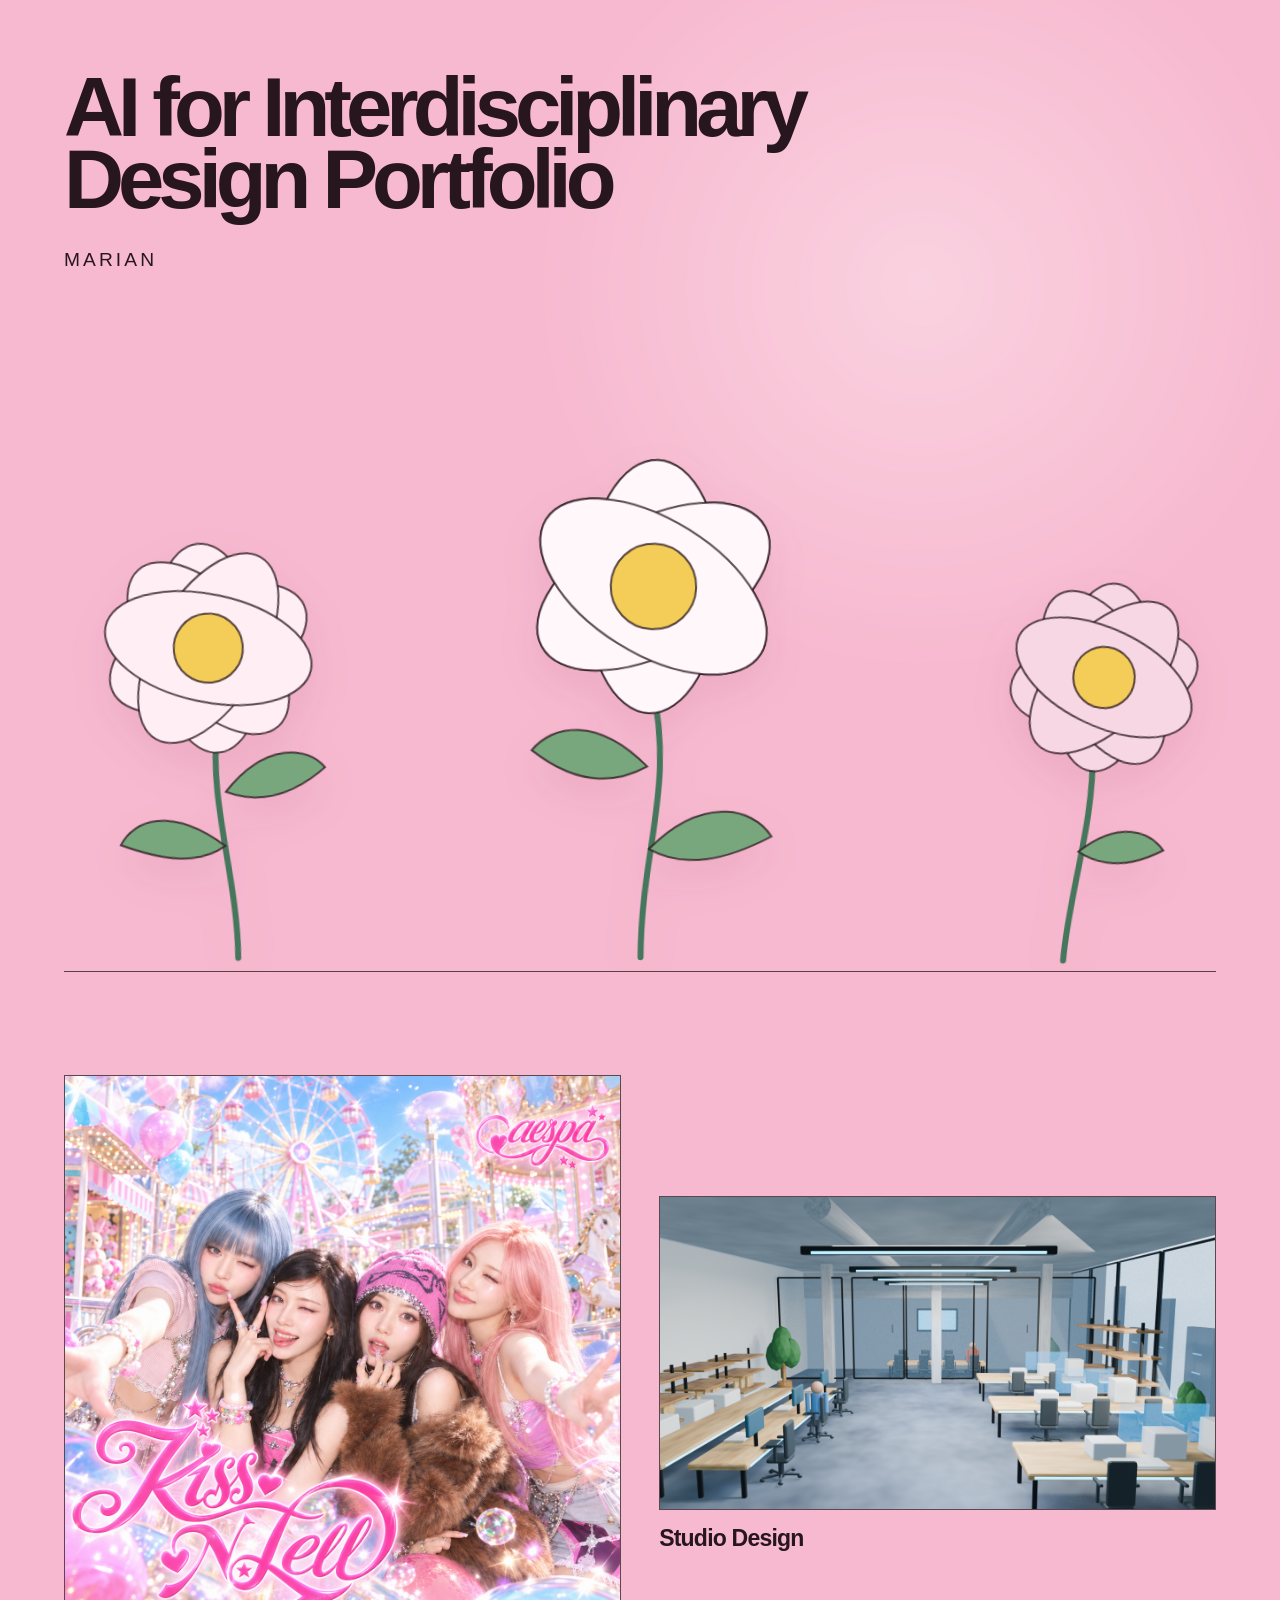
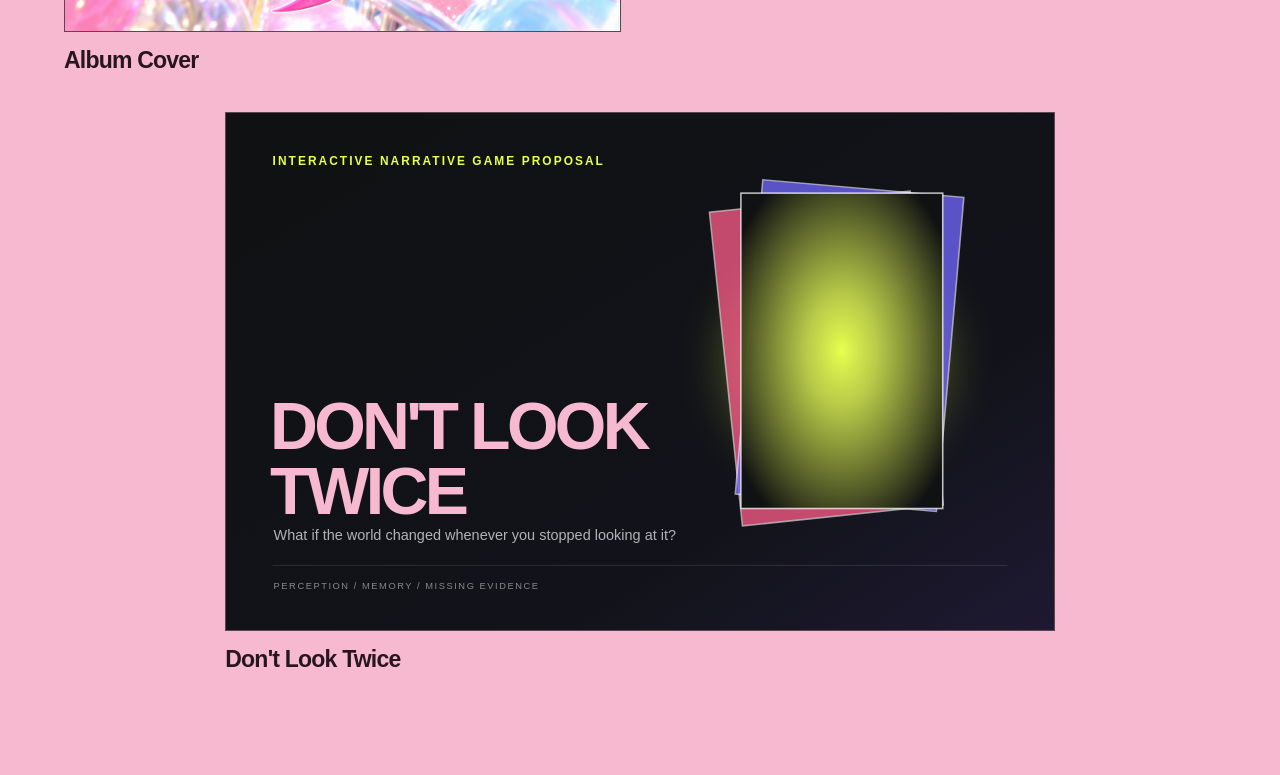
<file: index.html>
<!doctype html>
<html lang="en">
  <head>
    <meta charset="UTF-8" />
    <meta name="viewport" content="width=device-width, initial-scale=1.0" />
    <meta name="description" content="A portfolio of selected creative work." />
    <title>AI for Interdisciplinary Design Portfolio — Marian</title>
    <link rel="stylesheet" href="styles.css" />
  </head>
  <body>
    <main>
      <section class="hero page-shell" aria-labelledby="page-title">
        <header class="hero__header">
          <h1 id="page-title">AI for Interdisciplinary Design Portfolio</h1>
          <p class="hero__name">Marian</p>
        </header>

        <div class="flower-field" aria-label="Interactive flower garden" role="group">
          <svg class="flower flower--one" viewBox="0 0 260 360" role="button" tabindex="0" aria-label="Grow a new flower">
            <path class="stem" d="M128 348C134 286 118 226 130 169" />
            <path class="leaf" d="M127 260C89 225 58 232 46 251C77 266 104 273 127 260Z" />
            <path class="leaf" d="M132 218C166 183 199 189 211 207C184 226 158 231 132 218Z" />
            <g class="bloom">
              <ellipse cx="130" cy="105" rx="42" ry="82" />
              <ellipse cx="130" cy="105" rx="42" ry="82" transform="rotate(72 130 105)" />
              <ellipse cx="130" cy="105" rx="42" ry="82" transform="rotate(144 130 105)" />
              <ellipse cx="130" cy="105" rx="42" ry="82" transform="rotate(216 130 105)" />
              <ellipse cx="130" cy="105" rx="42" ry="82" transform="rotate(288 130 105)" />
              <circle class="flower-core" cx="130" cy="105" r="27" />
            </g>
          </svg>

          <svg class="flower flower--two" viewBox="0 0 260 360" role="button" tabindex="0" aria-label="Grow a new flower">
            <path class="stem" d="M130 350C128 278 149 238 131 170" />
            <path class="leaf" d="M133 279C165 244 199 248 213 268C183 285 157 291 133 279Z" />
            <path class="leaf" d="M130 225C96 193 67 200 54 217C80 236 105 240 130 225Z" />
            <g class="bloom">
              <ellipse cx="130" cy="107" rx="44" ry="83" />
              <ellipse cx="130" cy="107" rx="44" ry="83" transform="rotate(60 130 107)" />
              <ellipse cx="130" cy="107" rx="44" ry="83" transform="rotate(120 130 107)" />
              <ellipse cx="130" cy="107" rx="44" ry="83" transform="rotate(180 130 107)" />
              <ellipse cx="130" cy="107" rx="44" ry="83" transform="rotate(240 130 107)" />
              <ellipse cx="130" cy="107" rx="44" ry="83" transform="rotate(300 130 107)" />
              <circle class="flower-core" cx="130" cy="107" r="28" />
            </g>
          </svg>

          <svg class="flower flower--three" viewBox="0 0 260 360" role="button" tabindex="0" aria-label="Grow a new flower">
            <path class="stem" d="M129 350C126 292 139 229 129 171" />
            <path class="leaf" d="M129 257C159 226 186 231 200 246C176 263 152 268 129 257Z" />
            <g class="bloom">
              <ellipse cx="130" cy="108" rx="41" ry="80" />
              <ellipse cx="130" cy="108" rx="41" ry="80" transform="rotate(72 130 108)" />
              <ellipse cx="130" cy="108" rx="41" ry="80" transform="rotate(144 130 108)" />
              <ellipse cx="130" cy="108" rx="41" ry="80" transform="rotate(216 130 108)" />
              <ellipse cx="130" cy="108" rx="41" ry="80" transform="rotate(288 130 108)" />
              <circle class="flower-core" cx="130" cy="108" r="26" />
            </g>
          </svg>
        </div>
      </section>

      <section class="projects page-shell" aria-label="Selected projects">
        <article class="project-card">
          <div class="project-card__visual project-card__visual--cover">
            <a class="project-card__main-link" href="album-cover.html" aria-label="View the Album Cover project">
              <img class="project-card__main" src="assets/album-cover.png" alt="Finished pink album cover artwork" />
            </a>
          </div>
          <h2>Album Cover</h2>
        </article>

        <article class="project-card">
          <div class="project-card__visual project-card__visual--studio">
            <a class="project-card__main-link" href="studio-design.html" aria-label="View the Studio Design project">
              <img class="project-card__main" src="assets/studio-after.png" alt="Finished digital studio interior" />
            </a>
          </div>
          <h2>Studio Design</h2>
        </article>

        <article class="project-card">
          <div class="project-card__visual project-card__visual--game">
            <a class="project-card__main-link" href="game-proposal.html" aria-label="View the Don't Look Twice playable game project">
              <img class="project-card__main" src="assets/game-proposal.svg" alt="Don't Look Twice game artwork with layered afterimage doorways" />
            </a>
          </div>
          <h2>Don't Look Twice</h2>
        </article>
      </section>
    </main>
    <script src="script.js"></script>
  </body>
</html>
</file>
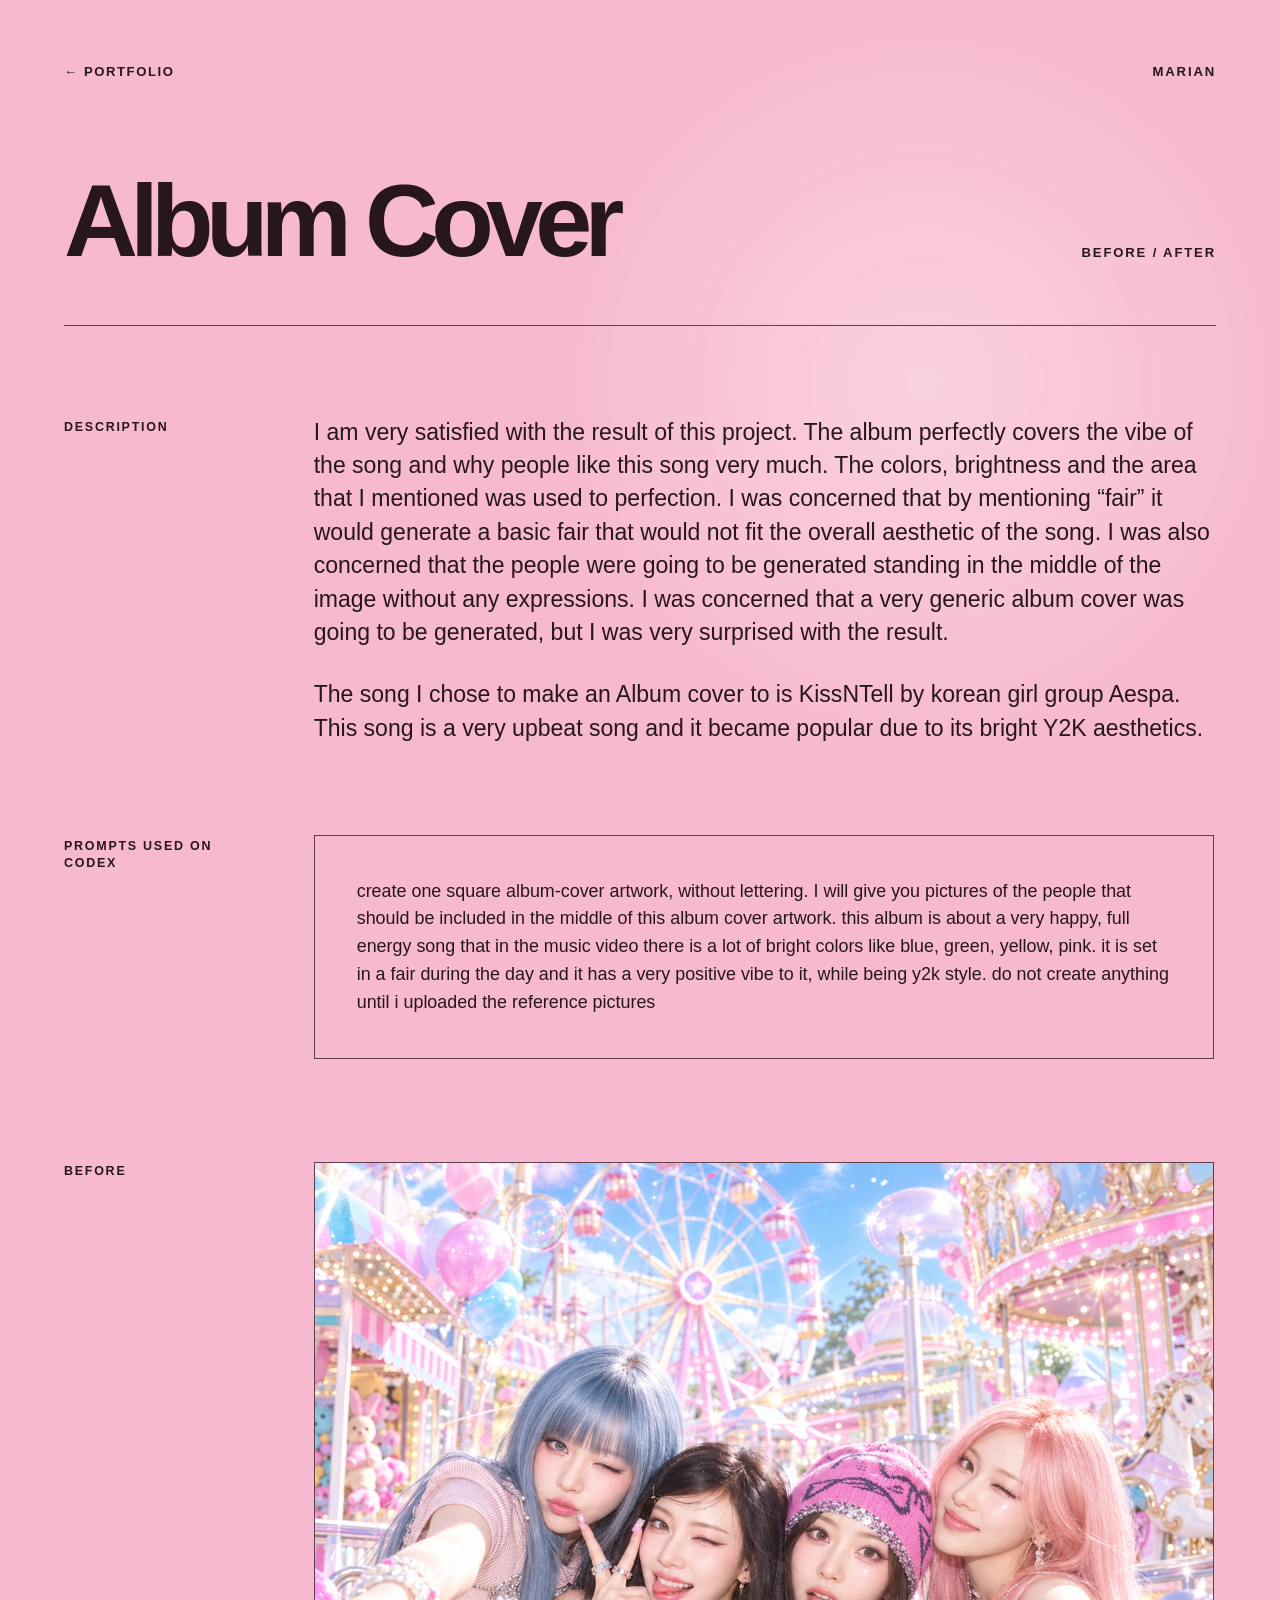
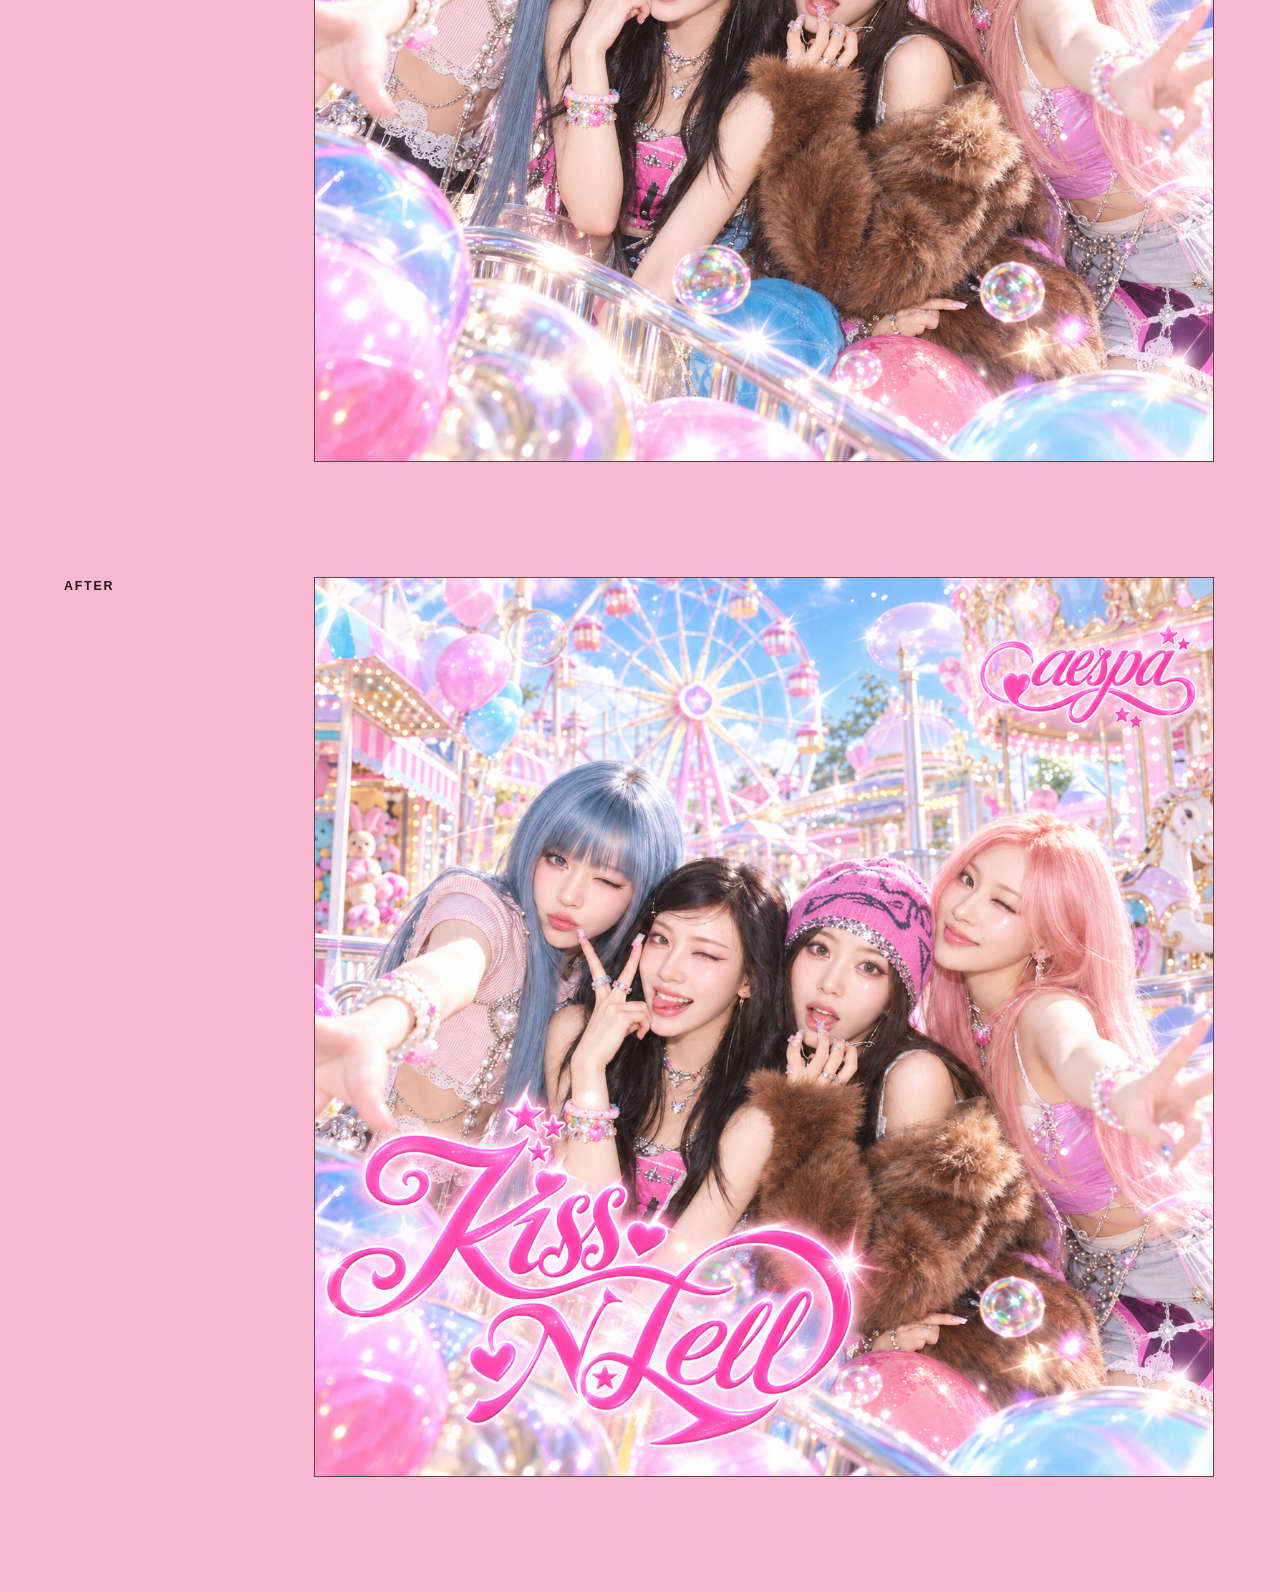
<file: album-cover.html>
<!doctype html>
<html lang="en">
  <head>
    <meta charset="UTF-8" />
    <meta name="viewport" content="width=device-width, initial-scale=1.0" />
    <title>Album Cover — Marian</title>
    <link rel="stylesheet" href="project.css" />
  </head>
  <body>
    <main class="project-page">
      <nav class="project-nav" aria-label="Project navigation">
        <a href="index.html">← Portfolio</a>
        <p>Marian</p>
      </nav>
      <header class="project-header">
        <h1>Album Cover</h1>
        <p>Before / After</p>
      </header>

      <section class="project-copy" aria-label="Album cover project description">
        <div class="project-copy__label">Description</div>
        <div class="project-copy__body">
          <p>I am very satisfied with the result of this project. The album perfectly covers the vibe of the song and why people like this song very much. The colors, brightness and the area that I mentioned was used to perfection. I was concerned that by mentioning “fair” it would generate a basic fair that would not fit the overall aesthetic of the song. I was also concerned that the people were going to be generated standing in the middle of the image without any expressions. I was concerned that a very generic album cover was going to be generated, but I was very surprised with the result.</p>
          <p>The song I chose to make an Album cover to is KissNTell by korean girl group Aespa. This song is a very upbeat song and it became popular due to its bright Y2K aesthetics.</p>
        </div>
      </section>

      <section class="project-prompt" aria-labelledby="prompt-heading">
        <h2 id="prompt-heading">Prompts used on Codex</h2>
        <blockquote>create one square album-cover artwork, without lettering. I will give you pictures of the people that should be included in the middle of this album cover artwork. this album is about a very happy, full energy song that in the music video there is a lot of bright colors like blue, green, yellow, pink. it is set in a fair during the day and it has a very positive vibe to it, while being y2k style. do not create anything until i uploaded the reference pictures</blockquote>
      </section>

      <section class="project-sequence" aria-label="Album cover process">
        <figure class="project-step project-step--square">
          <figcaption class="project-step__label">Before</figcaption>
          <img class="project-step__image" src="assets/album-before.png" alt="Album cover before typography was added" />
        </figure>
        <figure class="project-step project-step--square">
          <figcaption class="project-step__label">After</figcaption>
          <img class="project-step__image" src="assets/album-cover.png" alt="Finished pink album cover artwork" />
        </figure>
      </section>
    </main>
  </body>
</html>
</file>
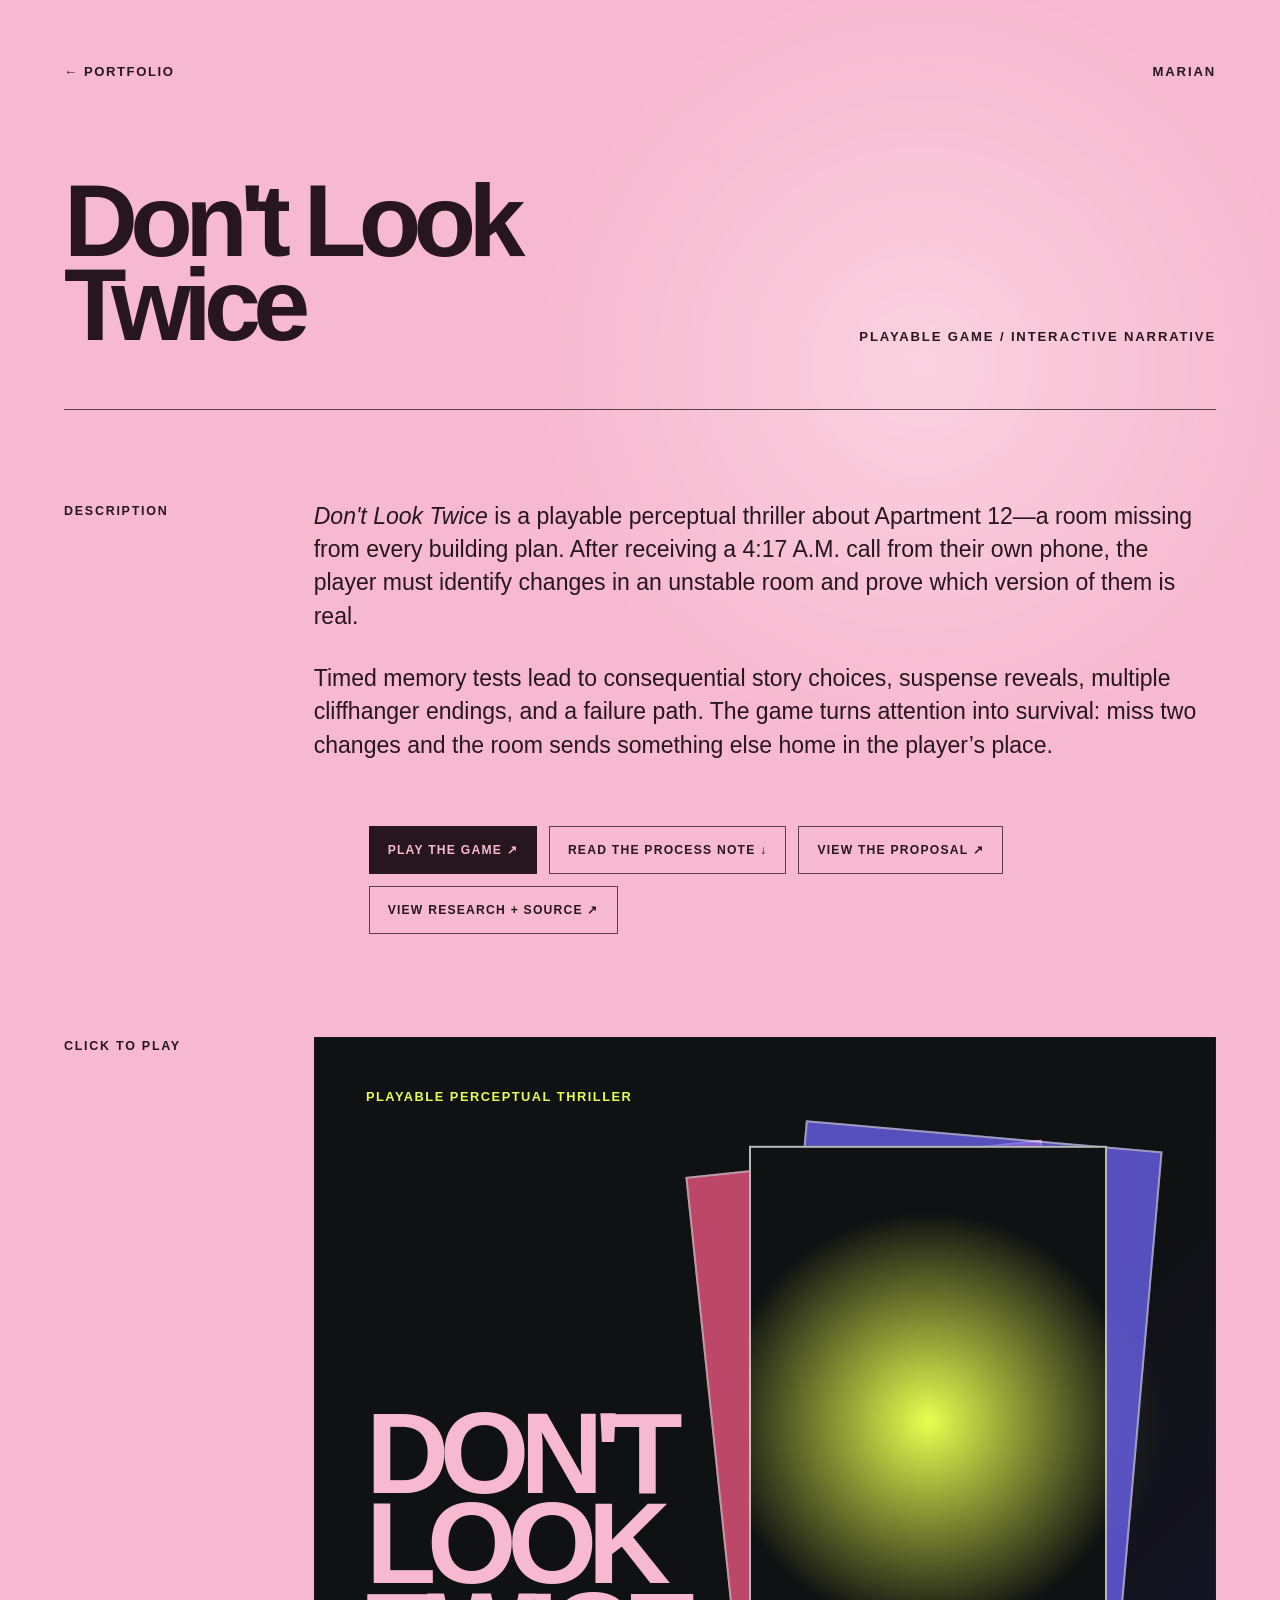
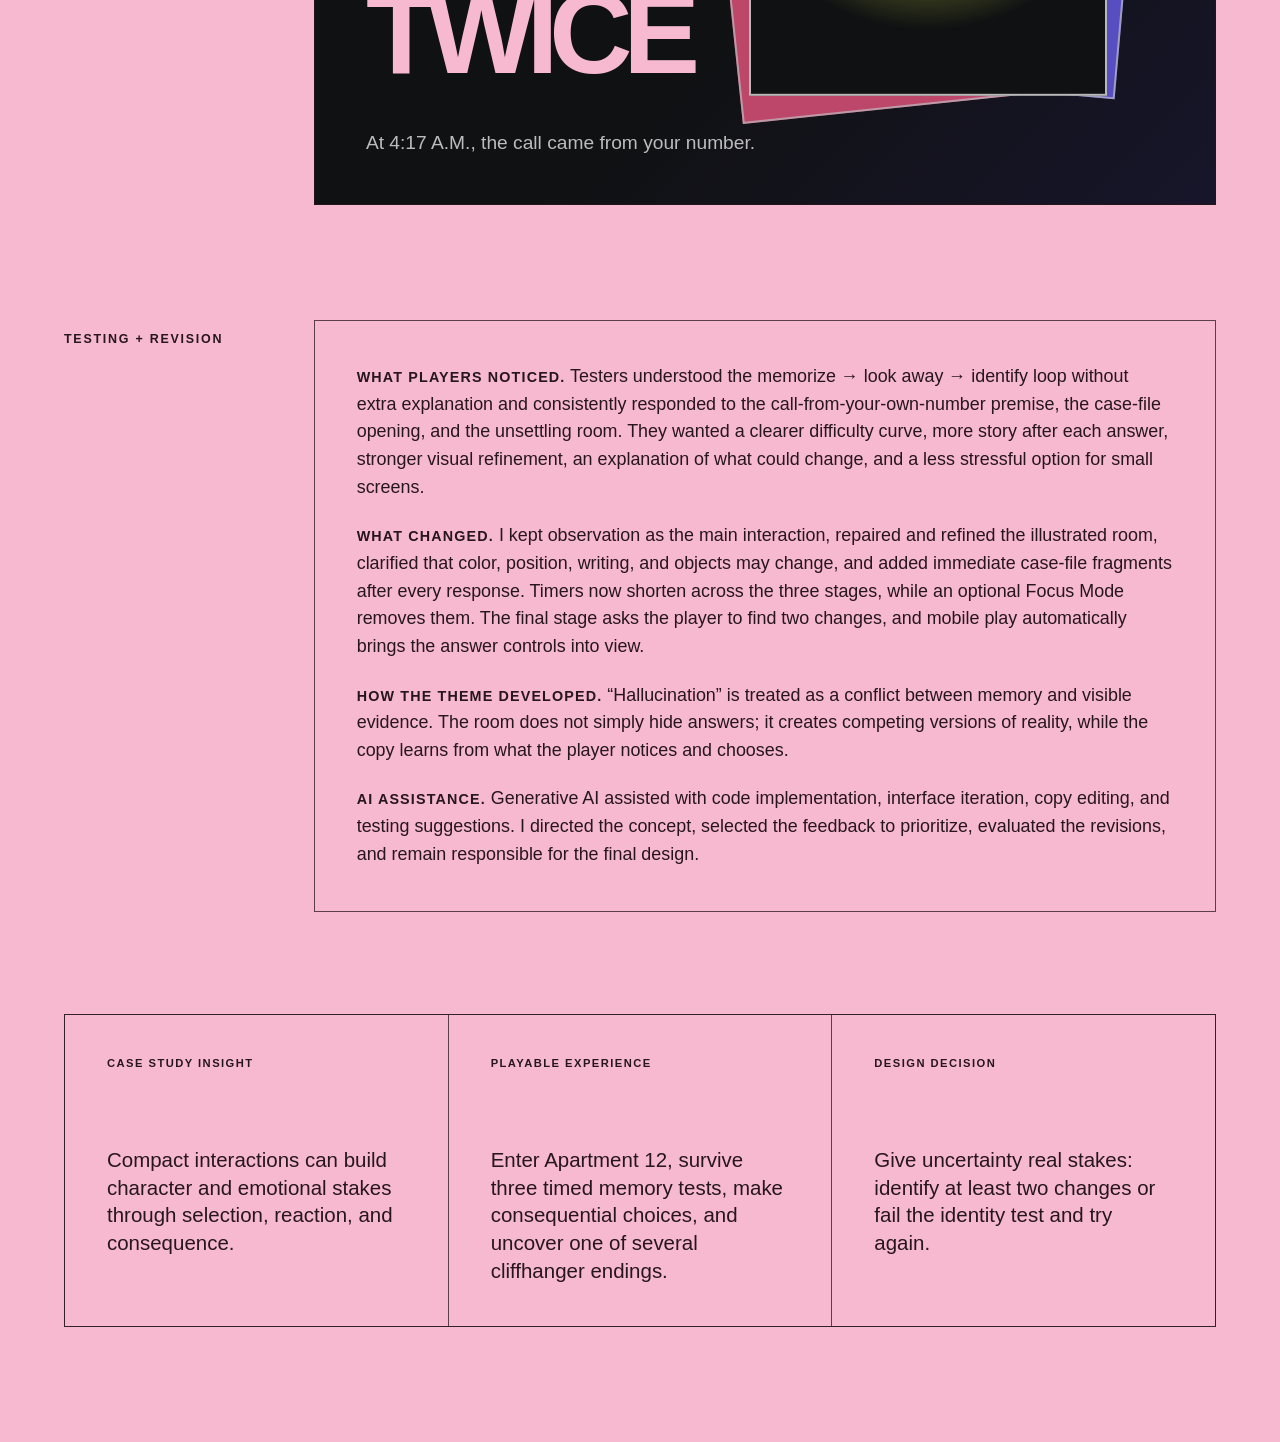
<file: game-proposal.html>
<!doctype html>
<html lang="en">
  <head>
    <meta charset="UTF-8" />
    <meta name="viewport" content="width=device-width, initial-scale=1.0" />
    <meta name="description" content="Don't Look Twice, a playable interactive narrative game by Marian." />
    <title>Don't Look Twice — Marian</title>
    <link rel="stylesheet" href="project.css?v=20261120" />
  </head>
  <body>
    <main class="project-page">
      <nav class="project-nav" aria-label="Project navigation">
        <a href="index.html">← Portfolio</a>
        <p>Marian</p>
      </nav>

      <header class="project-header">
        <h1>Don't Look Twice</h1>
        <p>Playable Game / Interactive Narrative</p>
      </header>

      <section class="project-copy" aria-label="Game proposal description">
        <div class="project-copy__label">Description</div>
        <div class="project-copy__body">
          <p><em>Don't Look Twice</em> is a playable perceptual thriller about Apartment 12—a room missing from every building plan. After receiving a 4:17 A.M. call from their own phone, the player must identify changes in an unstable room and prove which version of them is real.</p>
          <p>Timed memory tests lead to consequential story choices, suspense reveals, multiple cliffhanger endings, and a failure path. The game turns attention into survival: miss two changes and the room sends something else home in the player’s place.</p>
        </div>
      </section>

      <div class="project-actions" aria-label="Game proposal links">
        <a class="project-action project-action--primary" href="https://mhicksbu-oss.github.io/hallucination-game-proposal/game/" target="_blank" rel="noreferrer">Play the game ↗</a>
        <a class="project-action" href="#process-note">Read the process note ↓</a>
        <a class="project-action" href="https://mhicksbu-oss.github.io/hallucination-game-proposal/" target="_blank" rel="noreferrer">View the proposal ↗</a>
        <a class="project-action" href="https://github.com/mhicksbu-oss/hallucination-game-proposal" target="_blank" rel="noreferrer">View research + source ↗</a>
      </div>

      <section class="project-sequence" aria-label="Game proposal process">
        <figure class="project-step project-step--wide">
          <figcaption class="project-step__label">Click to play</figcaption>
          <a class="game-preview-link" href="https://mhicksbu-oss.github.io/hallucination-game-proposal/game/" target="_blank" rel="noreferrer" aria-label="Play the finished Don't Look Twice game">
            <div class="game-preview" role="img" aria-label="Don't Look Twice proposal graphic showing layered misaligned doorways">
              <span class="game-preview__eyebrow">Playable perceptual thriller</span>
              <h2>DON'T LOOK TWICE</h2>
              <p class="game-preview__question">At 4:17 A.M., the call came from your number.</p>
              <span class="game-preview__door game-preview__door--pink"></span>
              <span class="game-preview__door game-preview__door--violet"></span>
              <span class="game-preview__door game-preview__door--front"></span>
            </div>
          </a>
        </figure>

        <section id="process-note" class="project-step project-step--prompt" aria-label="Testing and revision process note">
          <h2 class="project-step__label">Testing + revision</h2>
          <div class="project-step__prompt process-note">
            <p><strong>What players noticed.</strong> Testers understood the memorize → look away → identify loop without extra explanation and consistently responded to the call-from-your-own-number premise, the case-file opening, and the unsettling room. They wanted a clearer difficulty curve, more story after each answer, stronger visual refinement, an explanation of what could change, and a less stressful option for small screens.</p>
            <p><strong>What changed.</strong> I kept observation as the main interaction, repaired and refined the illustrated room, clarified that color, position, writing, and objects may change, and added immediate case-file fragments after every response. Timers now shorten across the three stages, while an optional Focus Mode removes them. The final stage asks the player to find two changes, and mobile play automatically brings the answer controls into view.</p>
            <p><strong>How the theme developed.</strong> “Hallucination” is treated as a conflict between memory and visible evidence. The room does not simply hide answers; it creates competing versions of reality, while the copy learns from what the player notices and chooses.</p>
            <p><strong>AI assistance.</strong> Generative AI assisted with code implementation, interface iteration, copy editing, and testing suggestions. I directed the concept, selected the feedback to prioritize, evaluated the revisions, and remain responsible for the final design.</p>
          </div>
        </section>
      </section>

      <section class="project-facts" aria-label="Game proposal design decisions">
        <article class="project-fact">
          <span>Case study insight</span>
          <p>Compact interactions can build character and emotional stakes through selection, reaction, and consequence.</p>
        </article>
        <article class="project-fact">
          <span>Playable experience</span>
          <p>Enter Apartment 12, survive three timed memory tests, make consequential choices, and uncover one of several cliffhanger endings.</p>
        </article>
        <article class="project-fact">
          <span>Design decision</span>
          <p>Give uncertainty real stakes: identify at least two changes or fail the identity test and try again.</p>
        </article>
      </section>
    </main>
  </body>
</html>
</file>
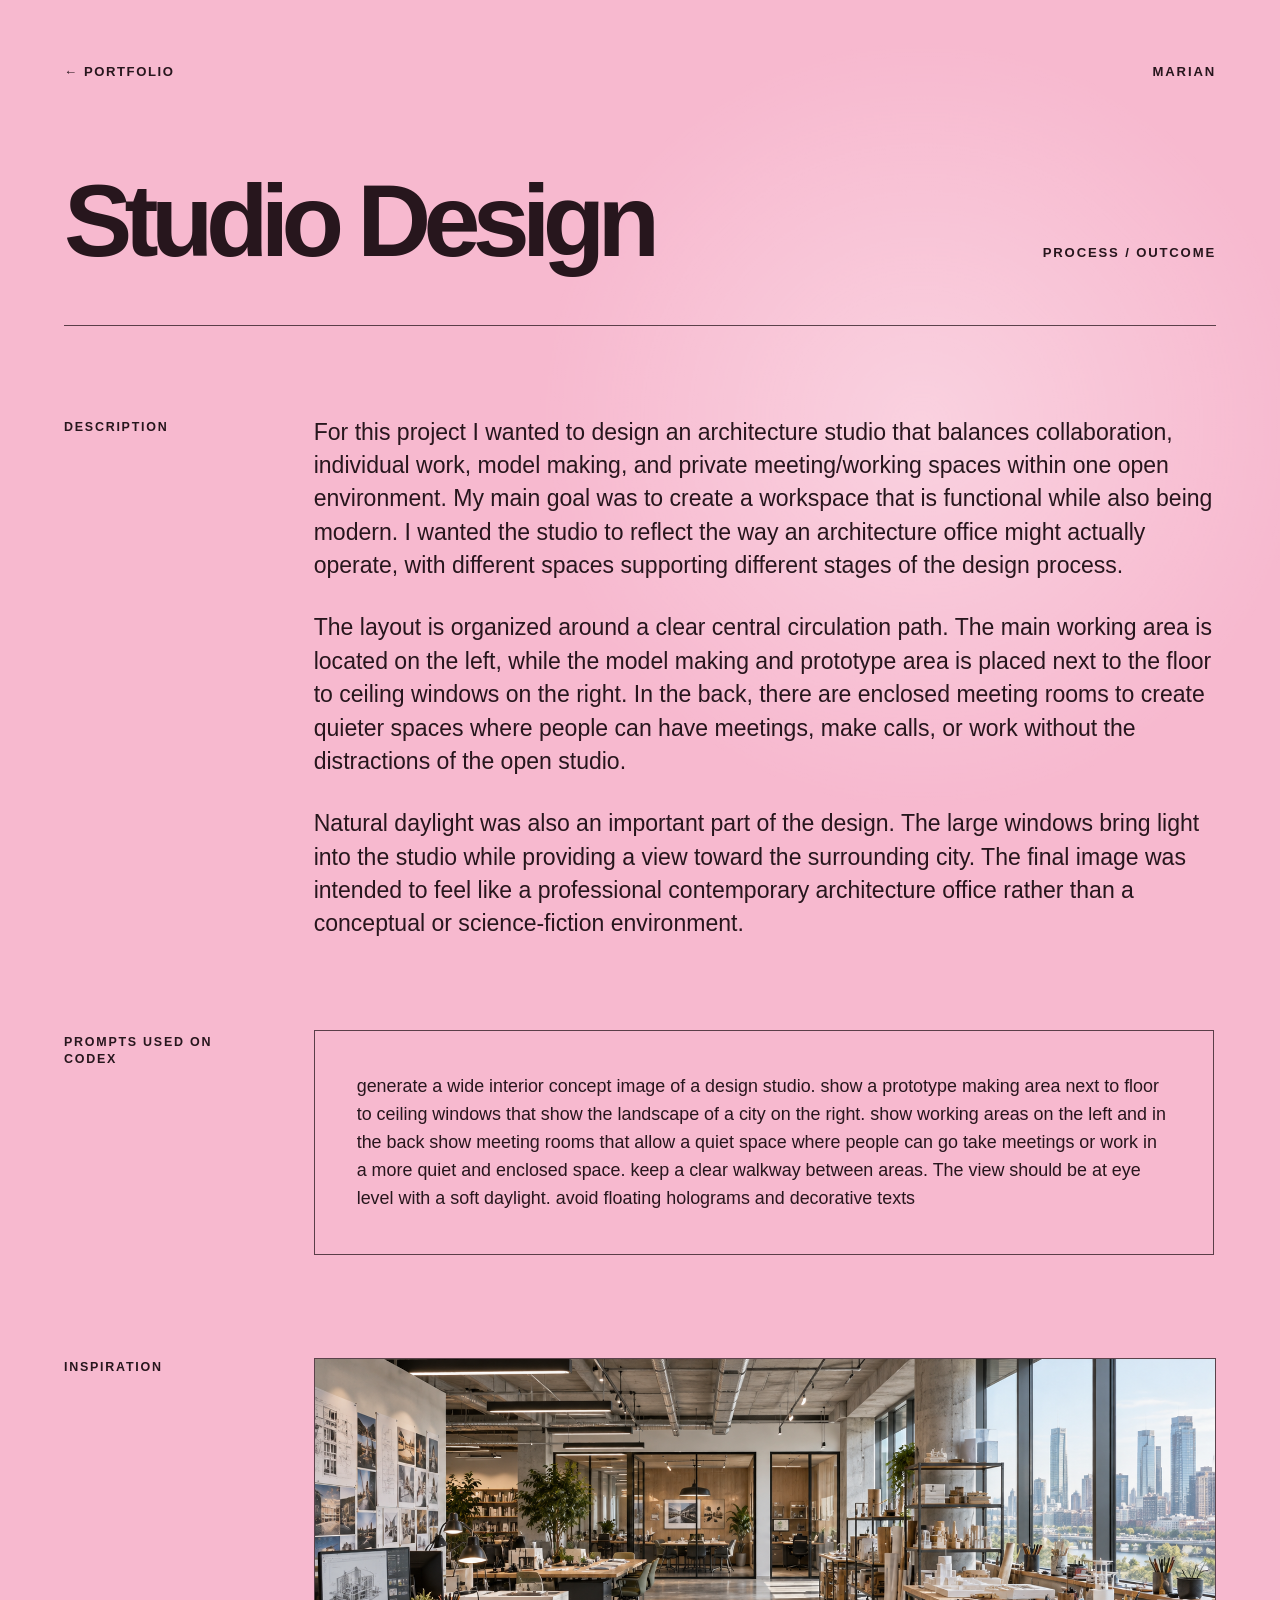
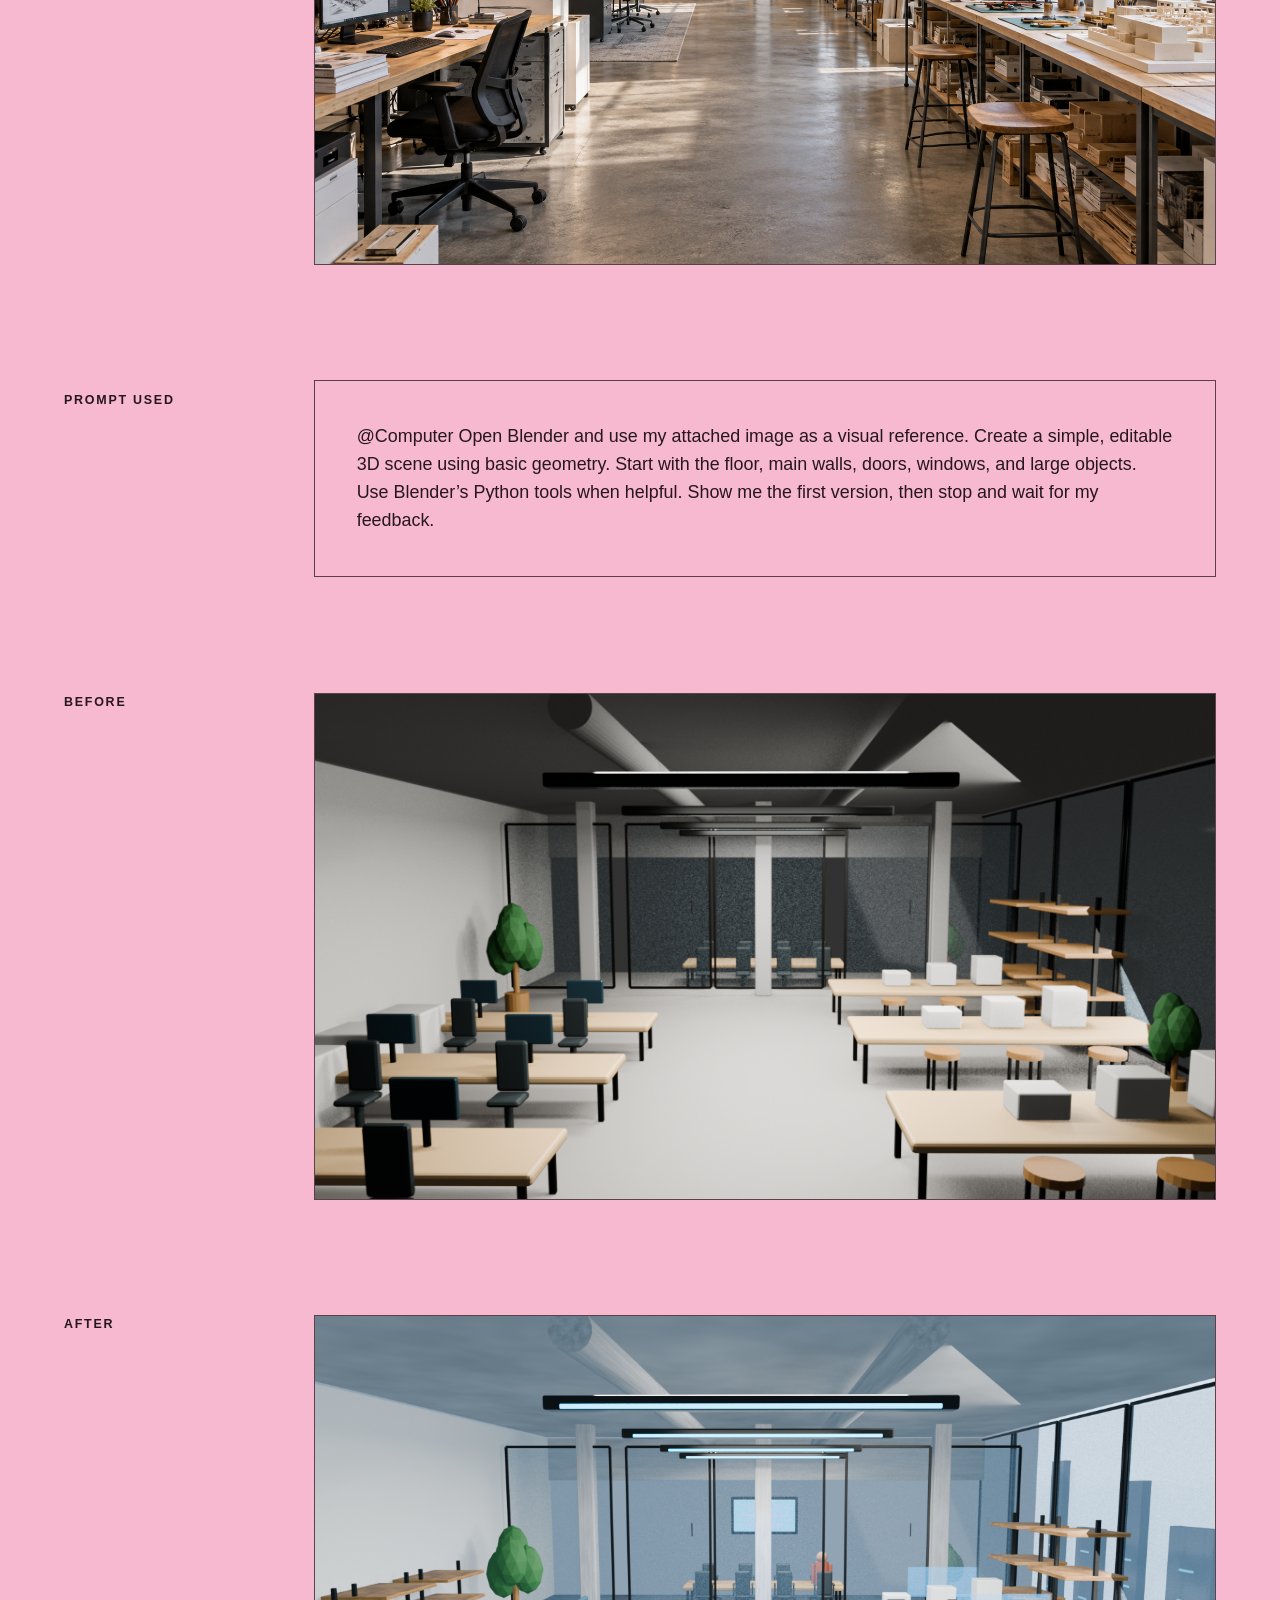
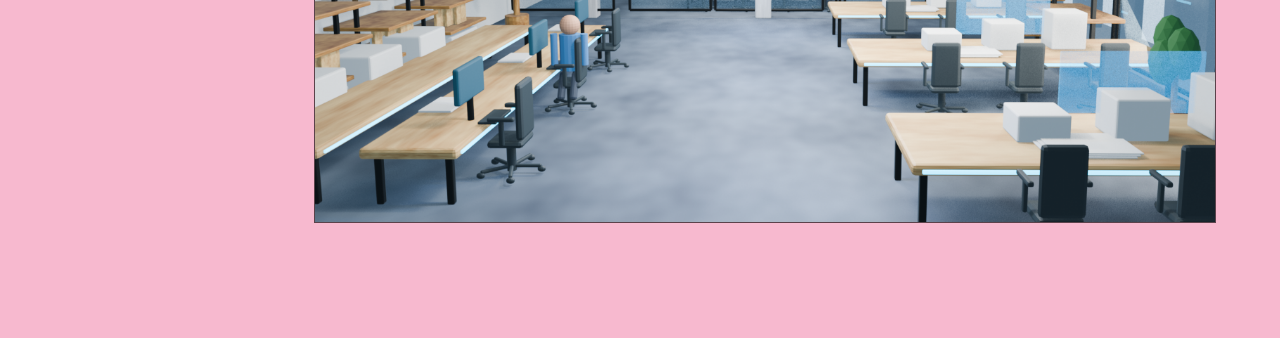
<file: studio-design.html>
<!doctype html>
<html lang="en">
  <head>
    <meta charset="UTF-8" />
    <meta name="viewport" content="width=device-width, initial-scale=1.0" />
    <title>Studio Design — Marian</title>
    <link rel="stylesheet" href="project.css" />
  </head>
  <body>
    <main class="project-page">
      <nav class="project-nav" aria-label="Project navigation">
        <a href="index.html">← Portfolio</a>
        <p>Marian</p>
      </nav>
      <header class="project-header">
        <h1>Studio Design</h1>
        <p>Process / Outcome</p>
      </header>

      <section class="project-copy" aria-label="Studio design project description">
        <div class="project-copy__label">Description</div>
        <div class="project-copy__body">
          <p>For this project I wanted to design an architecture studio that balances collaboration, individual work, model making, and private meeting/working spaces within one open environment. My main goal was to create a workspace that is functional while also being modern. I wanted the studio to reflect the way an architecture office might actually operate, with different spaces supporting different stages of the design process.</p>
          <p>The layout is organized around a clear central circulation path. The main working area is located on the left, while the model making and prototype area is placed next to the floor to ceiling windows on the right. In the back, there are enclosed meeting rooms to create quieter spaces where people can have meetings, make calls, or work without the distractions of the open studio.</p>
          <p>Natural daylight was also an important part of the design. The large windows bring light into the studio while providing a view toward the surrounding city. The final image was intended to feel like a professional contemporary architecture office rather than a conceptual or science-fiction environment.</p>
        </div>
      </section>

      <section class="project-prompt" aria-labelledby="studio-prompt-heading">
        <h2 id="studio-prompt-heading">Prompts used on Codex</h2>
        <blockquote>generate a wide interior concept image of a design studio. show a prototype making area next to floor to ceiling windows that show the landscape of a city on the right. show working areas on the left and in the back show meeting rooms that allow a quiet space where people can go take meetings or work in a more quiet and enclosed space. keep a clear walkway between areas. The view should be at eye level with a soft daylight. avoid floating holograms and decorative texts</blockquote>
      </section>

      <section class="project-sequence" aria-label="Studio design process">
        <figure class="project-step project-step--wide">
          <figcaption class="project-step__label">Inspiration</figcaption>
          <img class="project-step__image" src="assets/studio-inspiration.png" alt="Architectural studio used as design inspiration" />
        </figure>

        <section class="project-step project-step--prompt" aria-label="Blender prompt">
          <h2 class="project-step__label">Prompt used</h2>
          <blockquote class="project-step__prompt">@Computer Open Blender and use my attached image as a visual reference. Create a simple, editable 3D scene using basic geometry. Start with the floor, main walls, doors, windows, and large objects. Use Blender’s Python tools when helpful. Show me the first version, then stop and wait for my feedback.</blockquote>
        </section>

        <figure class="project-step project-step--wide">
          <figcaption class="project-step__label">Before</figcaption>
          <img class="project-step__image" src="assets/studio-before.png" alt="Earlier digital studio design" />
        </figure>
        <figure class="project-step project-step--wide">
          <figcaption class="project-step__label">After</figcaption>
          <img class="project-step__image" src="assets/studio-after.png" alt="Finished digital studio interior" />
        </figure>
      </section>
    </main>
  </body>
</html>
</file>
<file: styles.css>
:root {
  --pink: #f7b9cf;
  --pink-light: #ffdce9;
  --petal: #ffeff5;
  --berry: #a52555;
  --green: #46765b;
  --ink: #27161d;
  --line: rgba(39, 22, 29, 0.75);
  --page-margin: clamp(22px, 5vw, 76px);
}

* {
  box-sizing: border-box;
}

html {
  background: var(--pink);
  color: var(--ink);
  font-family: Arial, Helvetica, sans-serif;
}

body {
  margin: 0;
  min-width: 320px;
  background:
    radial-gradient(circle at 72% 12%, rgba(255, 255, 255, 0.35), transparent 24rem),
    var(--pink);
}

img {
  display: block;
  max-width: 100%;
}

.page-shell {
  width: 100%;
  padding-inline: var(--page-margin);
}

.hero {
  min-height: 100svh;
  display: flex;
  flex-direction: column;
  padding-top: clamp(48px, 8vh, 96px);
  overflow: hidden;
}

.hero__header {
  position: relative;
  z-index: 2;
}

h1,
h2,
p {
  margin: 0;
}

h1 {
  max-width: 18ch;
  font-size: clamp(3.6rem, 6.5vw, 6rem);
  font-weight: 800;
  letter-spacing: -0.072em;
  line-height: 0.87;
}

.hero__name {
  margin-top: clamp(18px, 3vw, 32px);
  font-size: clamp(1rem, 1.5vw, 1.35rem);
  font-weight: 500;
  letter-spacing: 0.16em;
  text-transform: uppercase;
}

.flower-field {
  min-height: clamp(390px, 52vw, 680px);
  position: relative;
  flex: 1;
  margin-top: clamp(20px, 4vh, 58px);
  border-bottom: 1px solid var(--line);
}

.flower {
  position: absolute;
  bottom: -1px;
  overflow: visible;
  filter: drop-shadow(0 18px 20px rgba(113, 29, 61, 0.08));
  cursor: pointer;
  transform-origin: 50% 100%;
  transform-box: fill-box;
  -webkit-tap-highlight-color: transparent;
}

.flower:focus-visible {
  outline: 3px solid var(--berry);
  outline-offset: 7px;
  border-radius: 50%;
}

.flower.is-swaying {
  animation: flower-sway 900ms cubic-bezier(0.45, 0, 0.2, 1);
}

.flower--sprout {
  left: var(--sprout-left);
  width: var(--sprout-width);
  transform: translateX(-50%);
  scale: 0;
  z-index: 2;
  animation: flower-grow 900ms cubic-bezier(0.18, 0.8, 0.3, 1.15) forwards;
}

@keyframes flower-sway {
  0%, 100% { rotate: 0deg; }
  22% { rotate: -8deg; }
  48% { rotate: 7deg; }
  72% { rotate: -4deg; }
}

@keyframes flower-grow {
  0% { scale: 0 0; }
  55% { scale: 0.82 1.08; }
  78% { scale: 1.04 0.97; }
  100% { scale: 1 1; }
}

.flower .stem,
.flower .leaf,
.flower .bloom > * {
  stroke: var(--line);
  stroke-width: 2;
  vector-effect: non-scaling-stroke;
}

.flower .stem {
  fill: none;
  stroke: var(--green);
  stroke-width: 6;
  stroke-linecap: round;
}

.flower .leaf {
  fill: #79a77d;
}

.flower .bloom ellipse {
  fill: var(--petal);
}

.flower .flower-core {
  fill: #f3cd58;
}

.flower--one {
  left: 1%;
  width: clamp(190px, 26vw, 360px);
  transform: rotate(-6deg);
}

.flower--two {
  left: 50%;
  width: clamp(220px, 31vw, 430px);
  transform: translateX(-50%) rotate(2deg);
  z-index: 1;
}

.flower--two .bloom ellipse {
  fill: #fff7fa;
}

.flower--three {
  right: 0;
  width: clamp(180px, 24vw, 335px);
  transform: rotate(8deg);
}

.flower--three .bloom ellipse {
  fill: #f6d7e3;
}

.projects {
  display: grid;
  grid-template-columns: repeat(2, minmax(0, 1fr));
  gap: clamp(18px, 3vw, 44px);
  padding-block: clamp(54px, 8vw, 112px);
}

.project-card {
  min-width: 0;
}

.project-card:nth-child(2) {
  align-self: center;
}

.project-card:nth-child(3) {
  grid-column: 1 / -1;
  width: min(72%, 920px);
  justify-self: center;
}

.project-card__visual {
  position: relative;
  overflow: hidden;
  border: 1px solid var(--line);
  background: var(--pink-light);
}

.project-card__main {
  width: 100%;
  height: auto;
  transition: transform 500ms ease;
}

.project-card__main-link {
  display: block;
  width: 100%;
  height: auto;
  overflow: hidden;
  cursor: pointer;
}

.project-card__main-link:focus-visible {
  outline: 4px solid var(--berry);
  outline-offset: -4px;
}

.project-card__main-link:hover .project-card__main {
  transform: scale(1.018);
}

.project-card h2 {
  margin-top: 15px;
  font-size: clamp(1.1rem, 1.8vw, 1.55rem);
  font-weight: 650;
  letter-spacing: -0.035em;
}

@media (max-width: 700px) {
  .hero {
    min-height: auto;
  }

  h1 {
    max-width: none;
    font-size: clamp(2.05rem, 10.2vw, 4rem);
    letter-spacing: -0.058em;
    line-height: 0.9;
  }

  .flower-field {
    min-height: 390px;
  }

  .flower--one {
    left: -14%;
    width: 235px;
  }

  .flower--two {
    width: 270px;
  }

  .flower--three {
    right: -15%;
    width: 220px;
  }

  .projects {
    grid-template-columns: 1fr;
    gap: 50px;
  }

  .project-card:nth-child(3) {
    grid-column: auto;
    width: 100%;
  }

}

@media (prefers-reduced-motion: reduce) {
  .project-card__main {
    transition: none;
  }

  .flower.is-swaying {
    animation: none;
  }

  .flower--sprout {
    animation-duration: 1ms;
  }
}
</file>
<file: project.css>
:root {
  --pink: #f7b9cf;
  --ink: #27161d;
  --line: rgba(39, 22, 29, 0.75);
  --page-margin: clamp(22px, 5vw, 76px);
}

* { box-sizing: border-box; }

html {
  background: var(--pink);
  color: var(--ink);
  font-family: Arial, Helvetica, sans-serif;
}

body {
  margin: 0;
  min-width: 320px;
  background: radial-gradient(circle at 72% 12%, rgba(255, 255, 255, 0.35), transparent 24rem), var(--pink);
}

img { display: block; width: 100%; }

.project-page {
  padding: clamp(28px, 5vw, 72px) var(--page-margin) clamp(70px, 9vw, 130px);
}

.project-nav {
  display: flex;
  justify-content: space-between;
  align-items: center;
  padding-bottom: clamp(48px, 8vw, 100px);
}

.project-nav a {
  color: inherit;
  font-size: 0.82rem;
  font-weight: 700;
  letter-spacing: 0.12em;
  text-decoration: none;
  text-transform: uppercase;
}

.project-nav a:hover,
.project-nav a:focus-visible {
  text-decoration: underline;
  text-underline-offset: 5px;
}

.project-nav p,
.project-header p {
  margin: 0;
  font-size: 0.82rem;
  font-weight: 700;
  letter-spacing: 0.14em;
  text-transform: uppercase;
}

.project-header {
  display: grid;
  grid-template-columns: minmax(0, 1fr) auto;
  align-items: end;
  gap: 24px;
  padding-bottom: clamp(30px, 5vw, 62px);
  border-bottom: 1px solid var(--line);
}

.project-header h1 {
  margin: 0;
  max-width: 11ch;
  font-size: clamp(3.2rem, 8vw, 8.5rem);
  font-weight: 800;
  letter-spacing: -0.075em;
  line-height: 0.82;
}

.project-header p { padding-bottom: 0.2em; }

.project-copy,
.project-prompt {
  display: grid;
  grid-template-columns: minmax(110px, 0.22fr) minmax(0, 1fr);
  gap: clamp(18px, 4vw, 70px);
  padding-top: clamp(48px, 7vw, 92px);
}

.project-copy__label,
.project-prompt h2 {
  margin: 0;
  padding-top: 0.3em;
  font-size: 0.78rem;
  font-weight: 700;
  letter-spacing: 0.14em;
  line-height: 1.35;
  text-transform: uppercase;
}

.project-copy__body {
  max-width: 900px;
  font-size: clamp(1.15rem, 1.8vw, 1.65rem);
  line-height: 1.45;
}

.project-copy__body p {
  margin: 0;
}

.project-copy__body p + p {
  margin-top: 1.25em;
}

.project-prompt blockquote {
  max-width: 900px;
  margin: 0;
  padding: clamp(22px, 3.5vw, 42px);
  border: 1px solid var(--line);
  font-size: clamp(1rem, 1.4vw, 1.25rem);
  line-height: 1.55;
}

.project-sequence {
  display: grid;
  gap: clamp(50px, 9vw, 130px);
  padding-top: clamp(48px, 8vw, 104px);
}

.project-step {
  display: grid;
  grid-template-columns: minmax(75px, 0.22fr) minmax(0, 1fr);
  gap: clamp(18px, 4vw, 70px);
  align-items: start;
  margin: 0;
}

.project-step__label {
  position: sticky;
  top: 24px;
  padding-top: 2px;
  font-size: 0.78rem;
  font-weight: 700;
  letter-spacing: 0.14em;
  text-transform: uppercase;
}

.project-step__image {
  min-width: 0;
  border: 1px solid var(--line);
  background: rgba(255, 255, 255, 0.18);
}

.project-step__prompt {
  margin: 0;
  padding: clamp(22px, 3.5vw, 42px);
  border: 1px solid var(--line);
  font-size: clamp(1rem, 1.4vw, 1.25rem);
  line-height: 1.55;
}

.process-note p { margin: 0; }
.process-note p + p { margin-top: 1.15em; }
.process-note strong { font-size: 0.8em; letter-spacing: 0.08em; text-transform: uppercase; }

.project-step--square .project-step__image { max-width: 900px; }

.project-step--wide .project-step__image {
  aspect-ratio: 16 / 9;
  object-fit: cover;
}

.project-actions {
  display: flex;
  flex-wrap: wrap;
  gap: 12px;
  padding-top: clamp(34px, 5vw, 64px);
  padding-left: calc(22% + clamp(18px, 4vw, 70px));
}

.project-action {
  display: inline-flex;
  align-items: center;
  min-height: 48px;
  padding: 12px 18px;
  border: 1px solid var(--line);
  color: inherit;
  font-size: 0.76rem;
  font-weight: 700;
  letter-spacing: 0.1em;
  text-decoration: none;
  text-transform: uppercase;
  transition: color 180ms ease, background 180ms ease;
}

.project-action:hover,
.project-action:focus-visible {
  color: var(--pink);
  background: var(--ink);
}

.project-action--primary {
  color: var(--pink);
  background: var(--ink);
}

.project-action--primary:hover,
.project-action--primary:focus-visible {
  color: var(--ink);
  background: transparent;
}

.game-preview-link {
  display: block;
  color: inherit;
  text-decoration: none;
}

.game-preview-link:focus-visible {
  outline: 4px solid var(--ink);
  outline-offset: 5px;
}

.game-preview-link .game-preview {
  transition: filter 220ms ease, transform 350ms ease;
}

.game-preview-link:hover .game-preview {
  filter: saturate(1.08) brightness(1.04);
  transform: translateY(-3px);
}

.game-preview {
  position: relative;
  min-height: clamp(420px, 60vw, 780px);
  overflow: hidden;
  border: 1px solid var(--line);
  color: #f7b9cf;
  background:
    radial-gradient(circle at 74% 50%, rgba(231, 255, 79, 0.25), transparent 24%),
    linear-gradient(135deg, #101112 58%, #17152a);
}

.game-preview__eyebrow {
  position: absolute;
  z-index: 4;
  top: clamp(24px, 4vw, 54px);
  left: clamp(24px, 4vw, 54px);
  color: #e7ff4f;
  font-size: clamp(0.62rem, 1vw, 0.82rem);
  font-weight: 700;
  letter-spacing: 0.12em;
  text-transform: uppercase;
}

.game-preview h2 {
  position: absolute;
  z-index: 4;
  left: clamp(24px, 4vw, 54px);
  bottom: clamp(70px, 10vw, 125px);
  max-width: 7ch;
  margin: 0;
  font-size: clamp(3.1rem, 9vw, 9.5rem);
  letter-spacing: -0.08em;
  line-height: 0.78;
}

.game-preview__question {
  position: absolute;
  z-index: 4;
  left: clamp(24px, 4vw, 54px);
  bottom: clamp(25px, 4vw, 50px);
  max-width: 38rem;
  margin: 0;
  color: rgba(255, 255, 255, 0.72);
  font-size: clamp(0.9rem, 1.5vw, 1.2rem);
}

.game-preview__door {
  position: absolute;
  top: 50%;
  right: 12%;
  width: clamp(160px, 28vw, 360px);
  height: clamp(260px, 43vw, 560px);
  border: 2px solid rgba(255, 255, 255, 0.7);
}

.game-preview__door--pink {
  background: #ff5c8a;
  transform: translate(-10%, -48%) rotate(-6deg);
  opacity: 0.72;
}

.game-preview__door--violet {
  background: #7167ff;
  transform: translate(9%, -52%) rotate(5deg);
  opacity: 0.72;
}

.game-preview__door--front {
  background: radial-gradient(circle at center, #e7ff4f, #101112 64%);
  transform: translateY(-50%);
}

.project-facts {
  display: grid;
  grid-template-columns: repeat(3, 1fr);
  gap: 1px;
  margin-top: clamp(48px, 8vw, 104px);
  border: 1px solid var(--line);
  background: var(--line);
}

.project-fact {
  min-height: 210px;
  padding: clamp(22px, 3.5vw, 42px);
  background: var(--pink);
}

.project-fact span {
  display: block;
  font-size: 0.7rem;
  font-weight: 700;
  letter-spacing: 0.13em;
  text-transform: uppercase;
}

.project-fact p {
  margin: clamp(40px, 6vw, 80px) 0 0;
  font-size: clamp(1.05rem, 1.6vw, 1.4rem);
  line-height: 1.35;
}

@media (max-width: 700px) {
  .project-nav { padding-bottom: 54px; }
  .project-header { grid-template-columns: 1fr; }
  .project-header h1 { font-size: clamp(3.15rem, 17vw, 5.3rem); }
  .project-copy,
  .project-prompt { grid-template-columns: 1fr; gap: 14px; }
  .project-step { grid-template-columns: 1fr; gap: 12px; }
  .project-step__label { position: static; }
  .project-actions { padding-left: 0; }
  .project-facts { grid-template-columns: 1fr; }
  .game-preview h2 { bottom: 110px; }
  .game-preview__door { right: -10%; opacity: 0.65; }
}

@media (prefers-reduced-motion: reduce) {
  .game-preview-link .game-preview { transition: none; }
}
</file>
